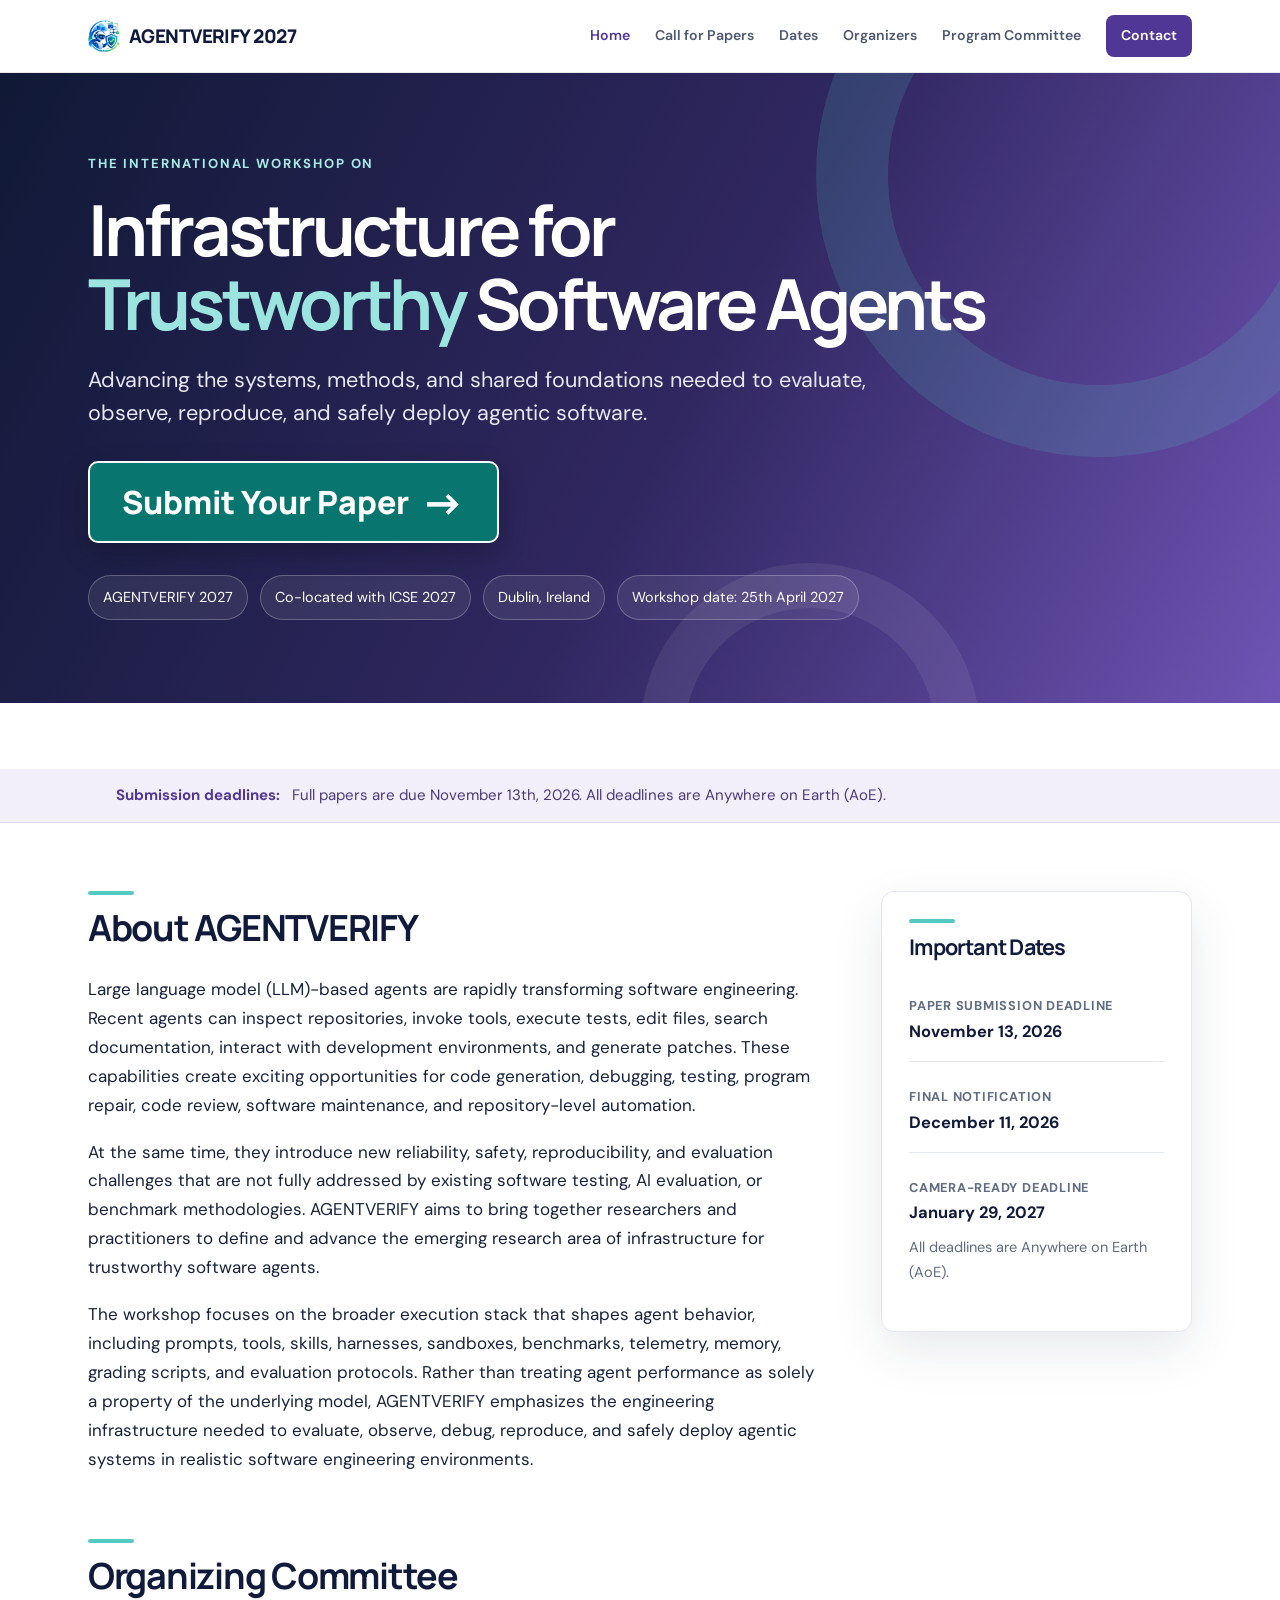
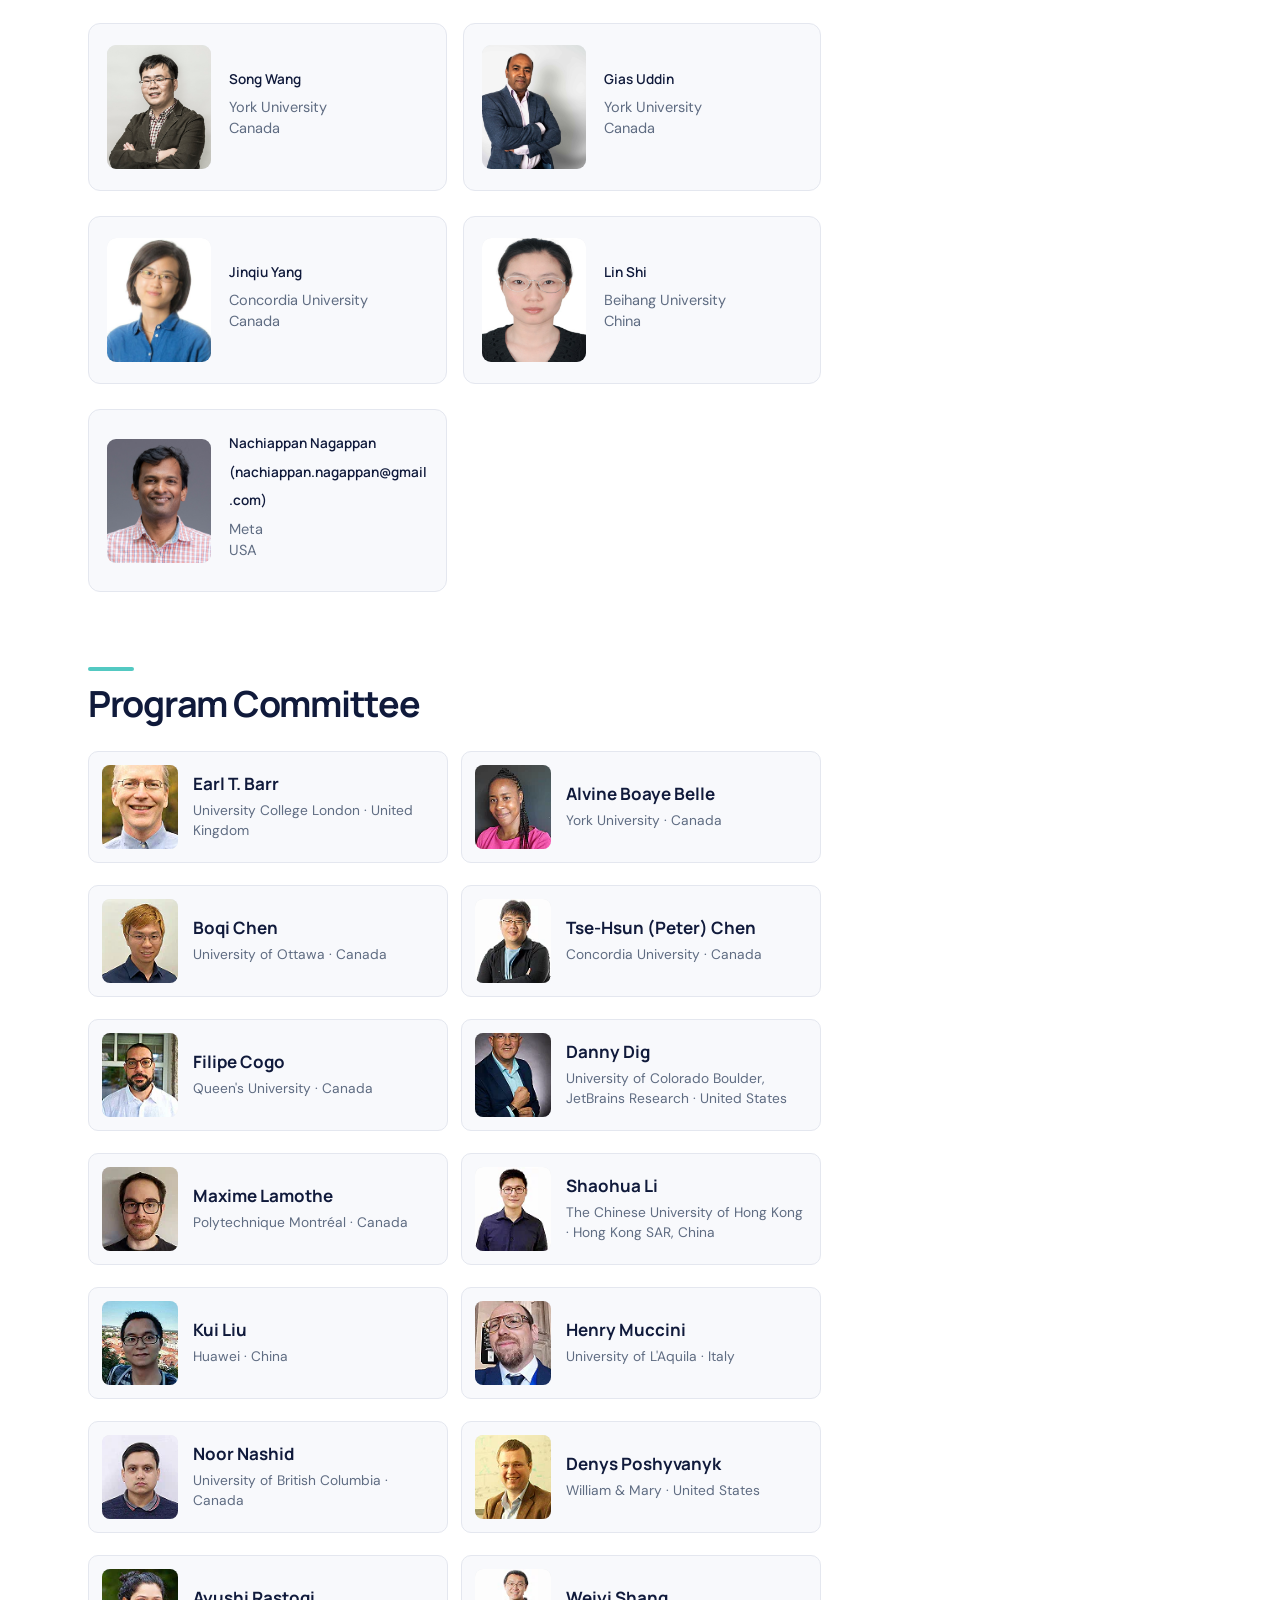
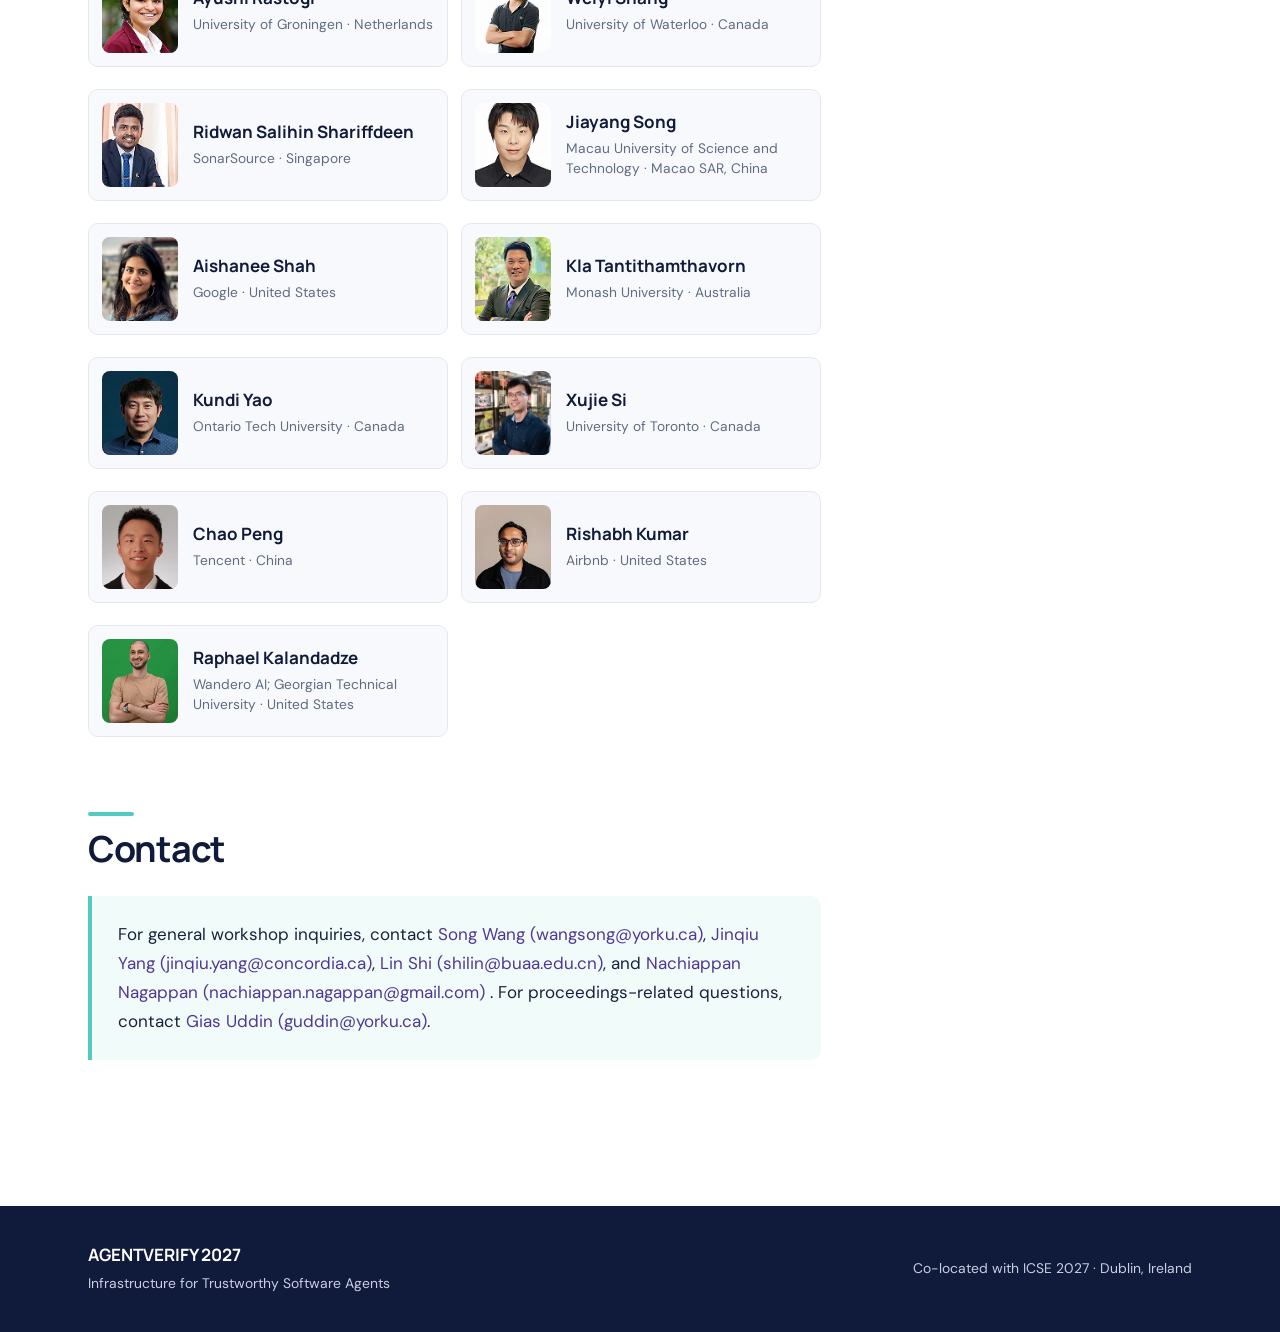
<file: index.html>
<!DOCTYPE html>
<html lang="en">
<head>
  <meta charset="UTF-8" />
  <meta name="viewport" content="width=device-width, initial-scale=1.0" />
  <title>AGENTVERIFY 2027</title>
  <meta name="description" content="AGENTVERIFY 2027: International Workshop on Infrastructure for Trustworthy Software Agents, co-located with ICSE 2027 in Dublin, Ireland." />
  <link rel="stylesheet" href="styles.css" />
  <style>
    .hero-actions {
      display: flex;
      margin: 0 0 32px;
    }
    .hero-actions .submit-button {
      display: inline-flex;
      align-items: center;
      justify-content: center;
      gap: 12px;
      box-sizing: border-box;
      max-width: 100%;
      padding: 20px 32px;
      border: 2px solid #fff;
      border-radius: 10px;
      background: #08756f;
      color: #fff;
      font-family: "Manrope", sans-serif;
      font-size: clamp(1.5rem, 3vw, 2rem);
      font-weight: 800;
      line-height: 1.2;
      text-align: center;
      text-decoration: none;
      box-shadow: 0 10px 28px rgba(0, 0, 0, .24);
    }
    .hero-actions .submit-button:hover,
    .hero-actions .submit-button:focus-visible {
      background: #065c57;
      color: #fff;
    }
  </style>
</head>
<body>
  <header class="topbar">
    <div class="nav-inner">
      <a class="brand" href="index.html"><img class="brand-logo" src="image/logo.png" alt="" /> AGENTVERIFY 2027</a>
      <nav class="site-nav" aria-label="Main navigation">
        <a href="index.html" aria-current="page">Home</a>
        <a href="cfp.html">Call for Papers</a>
        <a href="#dates">Dates</a>
        <a href="#organization">Organizers</a>
        <a href="#pc">Program Committee</a>
        <a class="nav-cta" href="#contact">Contact</a>
      </nav>
    </div>
  </header>

  <main id="home">
    <section class="hero">
      <div class="hero-inner">
        <p class="eyebrow">The International Workshop on</p>
        <h1>Infrastructure for <span>Trustworthy</span> Software Agents</h1>
        <p class="subtitle">Advancing the systems, methods, and shared foundations needed to evaluate, observe, reproduce, and safely deploy agentic software.</p>
        <div class="hero-actions">
          <a class="submit-button" href="https://icse2027-agentverify.hotcrp.com/" target="_blank" rel="noopener noreferrer">Submit Your Paper <span aria-hidden="true">&rarr;</span></a>
        </div>
        <ul class="hero-meta">
          <li>AGENTVERIFY 2027</li>
          <li>Co-located with ICSE 2027</li>
          <li>Dublin, Ireland</li>
          <li>Workshop date: 25th April 2027</li>
        </ul>
      </div>
    </section>

    <div class="announcement"><p><strong>Submission deadlines:</strong> &nbsp; Full papers are due November 13th, 2026. All deadlines are Anywhere on Earth (AoE).</p></div>

    <div class="container content-grid">
      <div>
        <section id="about">
          <h2>About AGENTVERIFY</h2>
          <p>Large language model (LLM)-based agents are rapidly transforming software engineering. Recent agents can inspect repositories, invoke tools, execute tests, edit files, search documentation, interact with development environments, and generate patches. These capabilities create exciting opportunities for code generation, debugging, testing, program repair, code review, software maintenance, and repository-level automation.</p>
          <p>At the same time, they introduce new reliability, safety, reproducibility, and evaluation challenges that are not fully addressed by existing software testing, AI evaluation, or benchmark methodologies. AGENTVERIFY aims to bring together researchers and practitioners to define and advance the emerging research area of infrastructure for trustworthy software agents.</p>
          <p>The workshop focuses on the broader execution stack that shapes agent behavior, including prompts, tools, skills, harnesses, sandboxes, benchmarks, telemetry, memory, grading scripts, and evaluation protocols. Rather than treating agent performance as solely a property of the underlying model, AGENTVERIFY emphasizes the engineering infrastructure needed to evaluate, observe, debug, reproduce, and safely deploy agentic systems in realistic software engineering environments.</p>
        </section>

        <section id="organization">
          <h2>Organizing Committee</h2>
          <ul class="people-grid">
            <li class="person"><img src="image/wang-song.jpg" alt="Song Wang" /><div class="person-details"><strong><a href="https://www.eecs.yorku.ca/~wangsong/">
			Song Wang</a></strong><span>York University<br />Canada</span></div></li>
            <li class="person"><img src="image/Gias.jpg" alt="Gias Uddin" /><div class="person-details"><strong><a href="https://giasuddin.ca/">Gias Uddin</a></strong><span>York University<br />Canada</span></div></li>
            <li class="person"><img src="image/jinqiu-yang.jpg" alt="Jinqiu Yang" /><div class="person-details"><strong><a href="https://jinqiuyang.github.io/">Jinqiu Yang</a></strong><span>Concordia University<br />Canada</span></div></li>
            <li class="person"><img src="image/linshi.png" alt="Lin Shi" /><div class="person-details"><strong><a href="https://linshi-website.github.io/">Lin Shi</a></strong><span>Beihang University<br />China</span></div></li>
            <li class="person"><img src="image/nachi.jpg" alt="Nachiappan Nagappan" /><div class="person-details"><strong><a href="https://nachinagappan.github.io/">Nachiappan Nagappan (nachiappan.nagappan@gmail.com)</a></strong><span>Meta<br />USA</span></div></li>
          </ul>
        </section>

        <section id="pc">
          <h2>Program Committee</h2>
          <ul class="committee-grid">
            <li><img src="image/pc/earlbarr.jpg" alt="Earl T. Barr" /><div><a href="https://conf.researchr.org/profile/icse-2027/earlbarr">Earl T. Barr</a><span>University College London · United Kingdom</span></div></li>
            <li><img src="image/pc/alvineboayebelle.jpg" alt="Alvine Boaye Belle" /><div><a href="https://conf.researchr.org/profile/icse-2027/alvineboayebelle">Alvine Boaye Belle</a><span>York University · Canada</span></div></li>
            <li><img src="image/pc/boqichen.jpg" alt="Boqi Chen" /><div><a href="https://conf.researchr.org/profile/icse-2027/boqichen">Boqi Chen</a><span>University of Ottawa · Canada</span></div></li>
            <li><img src="image/pc/tsehsunpeterchen.jpg" alt="Tse-Hsun (Peter) Chen" /><div><a href="https://conf.researchr.org/profile/icse-2027/tsehsunpeterchen">Tse-Hsun (Peter) Chen</a><span>Concordia University · Canada</span></div></li>
            <li><img src="image/pc/filipercogo.jpg" alt="Filipe Cogo" /><div><a href="https://conf.researchr.org/profile/icse-2027/filipercogo">Filipe Cogo</a><span>Queen's University · Canada</span></div></li>
            <li><img src="image/pc/dannydig.jpg" alt="Danny Dig" /><div><a href="https://conf.researchr.org/profile/icse-2027/dannydig">Danny Dig</a><span>University of Colorado Boulder, JetBrains Research · United States</span></div></li>
            <li><img src="image/pc/maximelamothe.jpg" alt="Maxime Lamothe" /><div><a href="https://conf.researchr.org/profile/icse-2027/maximelamothe">Maxime Lamothe</a><span>Polytechnique Montréal · Canada</span></div></li>
            <li><img src="image/pc/shaohuali.jpg" alt="Shaohua Li" /><div><a href="https://conf.researchr.org/profile/icse-2027/shaohuali">Shaohua Li</a><span>The Chinese University of Hong Kong · Hong Kong SAR, China</span></div></li>
            <li><img src="image/pc/kuiliu.jpg" alt="Kui Liu" /><div><a href="https://conf.researchr.org/profile/icse-2027/kuiliu">Kui Liu</a><span>Huawei · China</span></div></li>
            <li><img src="image/pc/henrymuccini.jpg" alt="Henry Muccini" /><div><a href="https://conf.researchr.org/profile/icse-2027/henrymuccini">Henry Muccini</a><span>University of L'Aquila · Italy</span></div></li>
            <li><img src="image/pc/noornashid.jpg" alt="Noor Nashid" /><div><a href="https://conf.researchr.org/profile/icse-2027/noornashid">Noor Nashid</a><span>University of British Columbia · Canada</span></div></li>
            <li><img src="image/pc/denysposhyvanyk2.jpg" alt="Denys Poshyvanyk" /><div><a href="https://conf.researchr.org/profile/icse-2027/denysposhyvanyk2">Denys Poshyvanyk</a><span>William &amp; Mary · United States</span></div></li>
            <li><img src="image/pc/ayushirastogi.jpg" alt="Ayushi Rastogi" /><div><a href="https://conf.researchr.org/profile/icse-2027/ayushirastogi">Ayushi Rastogi</a><span>University of Groningen · Netherlands</span></div></li>
            <li><img src="image/pc/weiyiianshang.jpg" alt="Weiyi Shang" /><div><a href="https://conf.researchr.org/profile/icse-2027/weiyiianshang">Weiyi Shang</a><span>University of Waterloo · Canada</span></div></li>
            <li><img src="image/pc/ridwansalihinshariffdeen.jpg" alt="Ridwan Salihin Shariffdeen" /><div><a href="https://conf.researchr.org/profile/icse-2027/ridwansalihinshariffdeen">Ridwan Salihin Shariffdeen</a><span>SonarSource · Singapore</span></div></li>
            <li><img src="image/pc/jiayangsong.jpg" alt="Jiayang Song" /><div><a href="https://conf.researchr.org/profile/icse-2027/jiayangsong">Jiayang Song</a><span>Macau University of Science and Technology · Macao SAR, China</span></div></li>
            
			  <li><img src="image/pc/aishanee.png" alt="Aishanee Shah" /><div><a href="https://conf.researchr.org/profile/icse-2027/aishaneeshah">Aishanee Shah</a><span>Google · United States</span></div></li>
			
			<li><img src="image/pc/chakkrittantithamthavorn.jpg" alt="Kla Tantithamthavorn" /><div><a href="https://conf.researchr.org/profile/icse-2027/chakkrittantithamthavorn">Kla Tantithamthavorn</a><span>Monash University · Australia</span></div></li>
            <li><img src="image/pc/kundiyao.jpg" alt="Kundi Yao" /><div><a href="https://conf.researchr.org/profile/icse-2027/kundiyao">Kundi Yao</a><span>Ontario Tech University · Canada</span></div></li>
			  <li><img src="image/pc/xujiesi.jpg" alt="Xujie Si" /><div><a href="https://conf.researchr.org/profile/icse-2027/xujiesi">Xujie Si</a><span>University of Toronto · Canada</span></div></li>
			  
			    <li><img src="image/pc/chaopeng.jpg" alt="Chao Peng" /><div><a href="https://conf.researchr.org/profile/icse-2027/chaopeng">Chao Peng</a><span>Tencent · China</span></div></li>
				  
				      <li><img src="image/pc/rishabh.png" alt="Rishabh Kumar" /><div><a href="https://conf.researchr.org/profile/icse-2027/rishabhkumar">Rishabh Kumar</a><span>Airbnb · United States</span></div></li>
					    <li><img src="image/pc/raphael.png" alt="Rishabh Kumar" /><div><a href="https://conf.researchr.org/profile/icse-2027/raphaelkalandadze">Raphael Kalandadze</a><span>Wandero AI; Georgian Technical University · United States</span></div></li>
          </ul>
        </section>

        <section id="contact">
          <h2>Contact</h2>
          <div class="callout">For general workshop inquiries, contact <a href="mailto:wangsong@yorku.ca">Song Wang (wangsong@yorku.ca)</a>,
		  <a href="mailto:jinqiu.yang@concordia.ca">Jinqiu Yang (jinqiu.yang@concordia.ca)</a>, <a href="mailto:shilin@buaa.edu.cn">Lin Shi (shilin@buaa.edu.cn)</a>, and <a href="mailto:nachiappan.nagappan@gmail.com">Nachiappan Nagappan (nachiappan.nagappan@gmail.com)</a> . For proceedings-related questions, contact <a href="mailto:guddin@yorku.ca">Gias Uddin (guddin@yorku.ca)</a>.</div>
        </section>
      </div>

      <aside class="side-card" id="dates" aria-labelledby="dates-heading">
        <h2 id="dates-heading">Important Dates</h2>
        <ul class="date-list">
         
          <li><span>Paper submission deadline</span><strong>November 13, 2026</strong></li>
         <!-- <li><span>Reviews due</span><strong>December 5, 2026</strong></li> -->
          <!-- <li><span>Review quality check &amp; discussion</span><strong>December 5–8, 2026</strong></li> -->
          <li><span>Final notification</span><strong>December 11, 2026</strong></li>
          <li><span>Camera-ready deadline</span><strong>January 29, 2027</strong></li>
        </ul>
        <p class="note">All deadlines are Anywhere on Earth (AoE).</p>
      </aside>
    </div>
  </main>

  <footer class="footer"><div class="footer-inner"><div><strong>AGENTVERIFY 2027</strong><p>Infrastructure for Trustworthy Software Agents</p></div><p>Co-located with ICSE 2027 · Dublin, Ireland</p></div></footer>
</body>
</html>
</file>
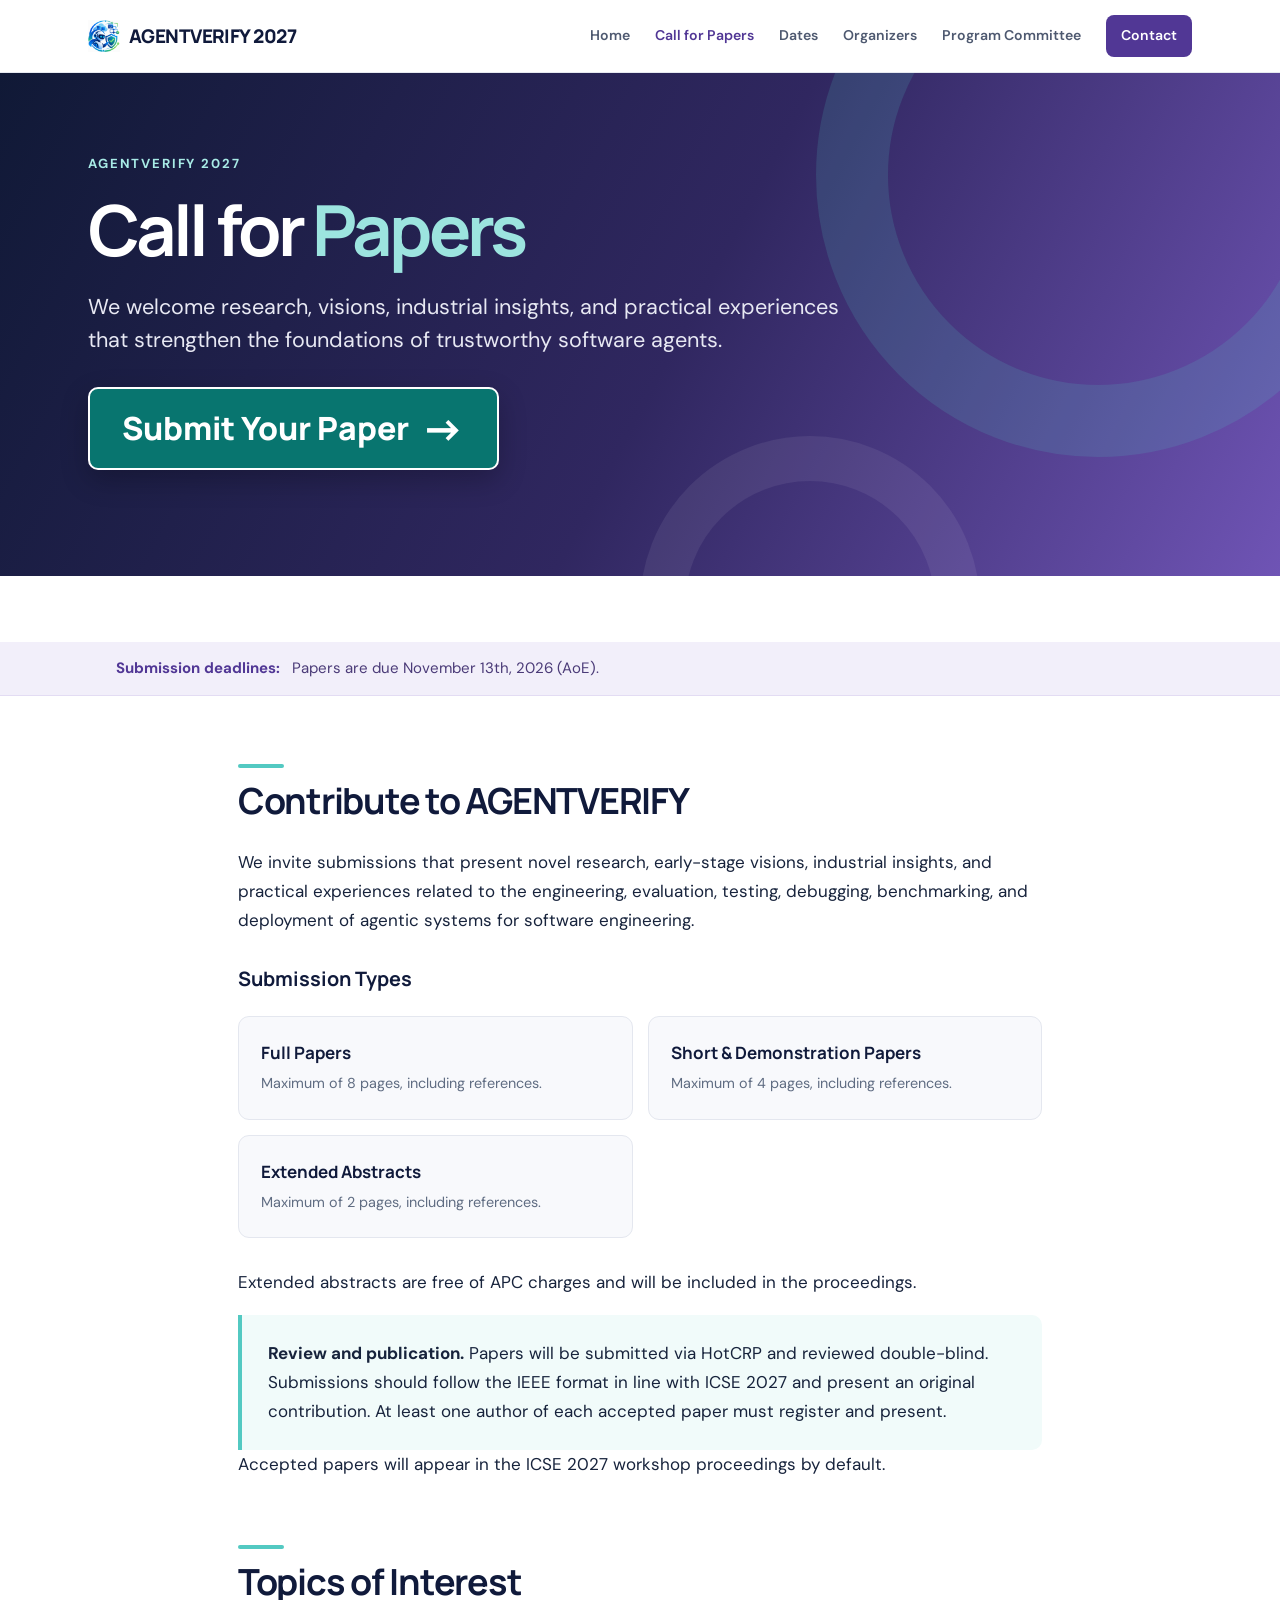
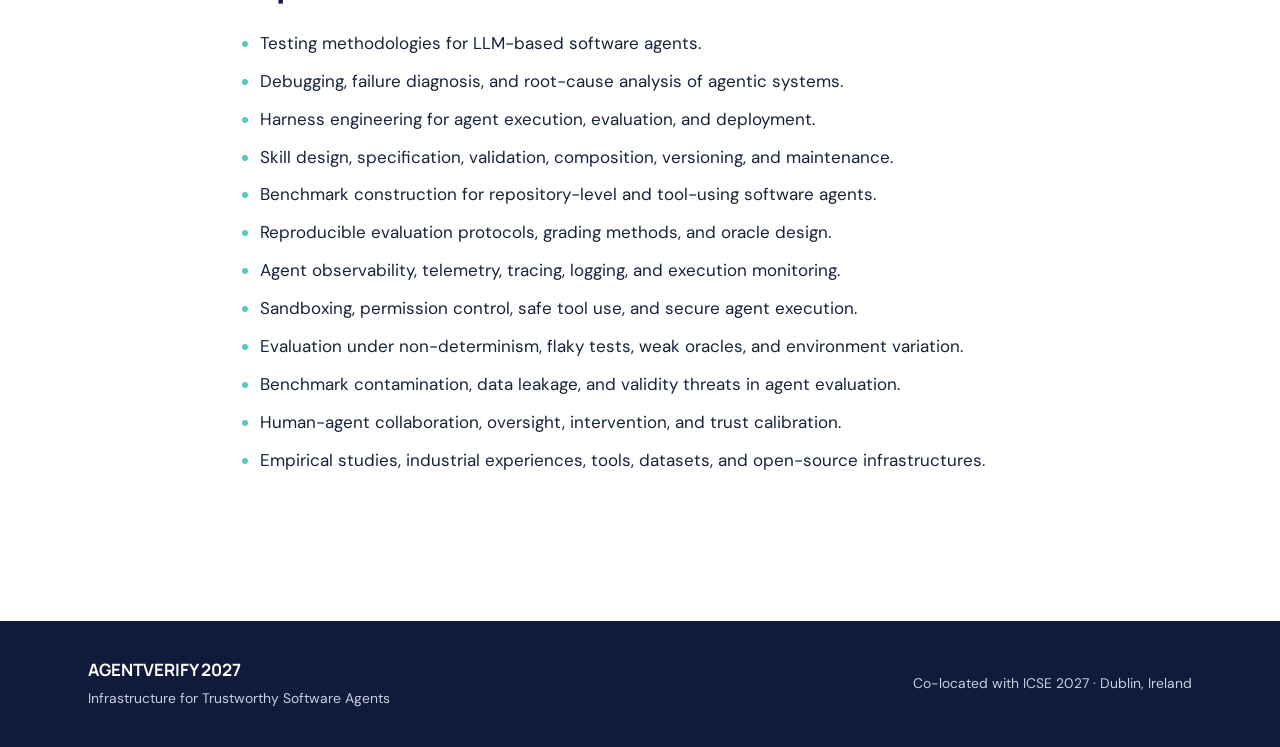
<file: cfp.html>
<!DOCTYPE html>
<html lang="en">
<head>
  <meta charset="UTF-8" />
  <meta name="viewport" content="width=device-width, initial-scale=1.0" />
  <title>Call for Papers | AGENTVERIFY 2027</title>
  <meta name="description" content="Call for Papers for AGENTVERIFY 2027: International Workshop on Infrastructure for Trustworthy Software Agents." />
  <link rel="stylesheet" href="styles.css" />
  <style>
    .hero-actions {
      display: flex;
      margin: 0 0 32px;
    }
    .hero-actions .submit-button {
      display: inline-flex;
      align-items: center;
      justify-content: center;
      gap: 12px;
      box-sizing: border-box;
      max-width: 100%;
      padding: 20px 32px;
      border: 2px solid #fff;
      border-radius: 10px;
      background: #08756f;
      color: #fff;
      font-family: "Manrope", sans-serif;
      font-size: clamp(1.5rem, 3vw, 2rem);
      font-weight: 800;
      line-height: 1.2;
      text-align: center;
      text-decoration: none;
      box-shadow: 0 10px 28px rgba(0, 0, 0, .24);
    }
    .hero-actions .submit-button:hover,
    .hero-actions .submit-button:focus-visible {
      background: #065c57;
      color: #fff;
    }
  </style>
</head>
<body>
  <header class="topbar"><div class="nav-inner"><a class="brand" href="index.html"><img class="brand-logo" src="image/logo.png" alt="" /> AGENTVERIFY 2027</a><nav class="site-nav" aria-label="Main navigation"><a href="index.html">Home</a><a href="cfp.html" aria-current="page">Call for Papers</a><a href="index.html#dates">Dates</a><a href="index.html#organization">Organizers</a><a href="index.html#pc">Program Committee</a><a class="nav-cta" href="index.html#contact">Contact</a></nav></div></header>
  <main>
    <section class="hero"><div class="hero-inner"><p class="eyebrow">AGENTVERIFY 2027</p><h1>Call for <span>Papers</span></h1><p class="subtitle">We welcome research, visions, industrial insights, and practical experiences that strengthen the foundations of trustworthy software agents.</p><div class="hero-actions"><a class="submit-button" href="https://icse2027-agentverify.hotcrp.com/" target="_blank" rel="noopener noreferrer">Submit Your Paper <span aria-hidden="true">&rarr;</span></a></div></div></section>
    <div class="announcement"><p><strong>Submission deadlines:</strong> &nbsp; Papers are due November  13th, 2026 (AoE).</p></div>
    <div class="container cfp-layout">
      <section>
        <h2>Contribute to AGENTVERIFY</h2>
        <p>We invite submissions that present novel research, early-stage visions, industrial insights, and practical experiences related to the engineering, evaluation, testing, debugging, benchmarking, and deployment of agentic systems for software engineering.</p>
        <h3>Submission Types</h3>
        <div class="submission-grid">
          <div class="submission-card"><strong>Full Papers</strong><span>Maximum of 8 pages, including references.</span></div>
          <div class="submission-card"><strong>Short &amp; Demonstration Papers</strong><span>Maximum of 4 pages, including references.</span></div>
          <div class="submission-card"><strong>Extended Abstracts</strong><span>Maximum of 2 pages, including references.</span></div>
        </div>
        <p>Extended abstracts are free of APC charges and will be included in the proceedings.</p>
        <div class="callout"><strong>Review and publication.</strong> Papers will be submitted via HotCRP and reviewed double-blind. Submissions should follow the IEEE format in line with ICSE 2027 and present an original contribution. At least one author of each accepted paper must register and present.</div>
        <p>Accepted papers will appear in the ICSE 2027 workshop proceedings by default. </p>
      </section>
      <section>
        <h2>Topics of Interest</h2>
        <ul class="topic-list">
          <li>Testing methodologies for LLM-based software agents.</li>
          <li>Debugging, failure diagnosis, and root-cause analysis of agentic systems.</li>
          <li>Harness engineering for agent execution, evaluation, and deployment.</li>
          <li>Skill design, specification, validation, composition, versioning, and maintenance.</li>
          <li>Benchmark construction for repository-level and tool-using software agents.</li>
          <li>Reproducible evaluation protocols, grading methods, and oracle design.</li>
          <li>Agent observability, telemetry, tracing, logging, and execution monitoring.</li>
          <li>Sandboxing, permission control, safe tool use, and secure agent execution.</li>
          <li>Evaluation under non-determinism, flaky tests, weak oracles, and environment variation.</li>
          <li>Benchmark contamination, data leakage, and validity threats in agent evaluation.</li>
          <li>Human-agent collaboration, oversight, intervention, and trust calibration.</li>
          <li>Empirical studies, industrial experiences, tools, datasets, and open-source infrastructures.</li>
        </ul>
      </section>
    </div>
  </main>
  <footer class="footer"><div class="footer-inner"><div><strong>AGENTVERIFY 2027</strong><p>Infrastructure for Trustworthy Software Agents</p></div><p>Co-located with ICSE 2027 · Dublin, Ireland</p></div></footer>
</body>
</html>
</file>
<file: styles.css>
@import url("https://fonts.googleapis.com/css2?family=DM+Sans:wght@400;500;600;700&family=Manrope:wght@600;700;800&display=swap");

:root {
  --ink: #17233c;
  --muted: #5f6c82;
  --navy: #101a3b;
  --purple: #6f54b5;
  --purple-dark: #513795;
  --lavender: #f2effa;
  --aqua: #53c9c2;
  --line: #e4e7ef;
  --paper: #ffffff;
  --surface: #f8f9fc;
  --shadow: 0 18px 50px rgba(26, 35, 68, 0.1);
}

* { box-sizing: border-box; }
html { scroll-behavior: smooth; scroll-padding-top: 92px; }
body {
  margin: 0;
  background: var(--paper);
  color: var(--ink);
  font-family: "DM Sans", Arial, sans-serif;
  font-size: 17px;
  line-height: 1.7;
}
a { color: var(--purple-dark); text-decoration: none; }
a:hover, a:focus-visible { color: var(--purple); text-decoration: underline; }
a:focus-visible { outline: 3px solid rgba(83, 201, 194, .45); outline-offset: 4px; }

.topbar {
  position: sticky;
  top: 0;
  z-index: 10;
  background: rgba(255,255,255,.95);
  border-bottom: 1px solid rgba(228,231,239,.9);
  backdrop-filter: blur(14px);
}
.nav-inner {
  max-width: 1160px;
  min-height: 72px;
  margin: 0 auto;
  padding: 0 28px;
  display: flex;
  align-items: center;
  justify-content: space-between;
  gap: 28px;
}
.brand {
  display: inline-flex;
  align-items: center;
  gap: 9px;
  font-family: "Manrope", sans-serif;
  font-weight: 800;
  font-size: 1.18rem;
  letter-spacing: -.03em;
  color: var(--navy);
  white-space: nowrap;
}
.brand:hover { text-decoration: none; color: var(--purple-dark); }
.brand-logo { width: 32px; height: 32px; object-fit: contain; flex: 0 0 auto; }
.site-nav { display: flex; align-items: center; gap: 25px; font-size: .88rem; font-weight: 600; }
.site-nav a { color: #4e5970; }
.site-nav a:hover, .site-nav a[aria-current="page"] { color: var(--purple-dark); text-decoration: none; }
.nav-cta { padding: 9px 15px; border-radius: 8px; color: white !important; background: var(--purple-dark); }
.nav-cta:hover { background: var(--purple); }

.hero {
  position: relative;
  overflow: hidden;
  color: white;
  background: linear-gradient(118deg, #101936 0%, #302760 53%, #6f54b5 100%);
}
.hero::before, .hero::after { content: ""; position: absolute; border-radius: 50%; pointer-events: none; }
.hero::before { width: 420px; height: 420px; right: -100px; top: -180px; border: 72px solid rgba(83,201,194,.16); }
.hero::after { width: 250px; height: 250px; left: 50%; bottom: -200px; border: 45px solid rgba(255,255,255,.07); }
.hero-inner { position: relative; max-width: 1160px; margin: 0 auto; padding: 80px 28px 74px; }
.eyebrow { margin: 0 0 18px; color: #a8ebe6; font-size: .82rem; font-weight: 700; letter-spacing: .14em; text-transform: uppercase; }
.hero h1 { max-width: 900px; margin: 0; font-family: "Manrope", sans-serif; font-size: clamp(2.45rem, 5.5vw, 4.65rem); line-height: 1.04; letter-spacing: -.055em; }
.hero h1 span { color: #9ce4df; }
.subtitle { max-width: 790px; margin: 24px 0 30px; font-size: clamp(1.08rem, 2vw, 1.35rem); line-height: 1.55; color: #e7e8f3; }
.hero-actions { margin: 0 0 28px; }
.submit-button {
  display: inline-flex;
  align-items: center;
  gap: 12px;
  padding: 14px 22px;
  border: 2px solid #fff;
  border-radius: 10px;
  background: var(--aqua);
  box-shadow: 0 10px 28px rgba(0, 0, 0, .24);
  color: var(--navy);
  font-family: "Manrope", sans-serif;
  font-size: 1.08rem;
  font-weight: 800;
  line-height: 1.2;
}
.submit-button:hover, .submit-button:focus-visible {
  background: #8be2dc;
  color: var(--navy);
  text-decoration: none;
  transform: translateY(-2px);
}
.submit-button span { font-size: 1.35em; line-height: .8; }
.hero-meta { display: flex; flex-wrap: wrap; gap: 12px; margin: 0; padding: 0; list-style: none; }
.hero-meta li { padding: 9px 14px; border: 1px solid rgba(255,255,255,.24); border-radius: 999px; background: rgba(255,255,255,.08); color: #fff; font-size: .9rem; }

.announcement { background: var(--lavender); border-bottom: 1px solid #e3dcf3; }
.announcement p { max-width: 1104px; margin: 0 auto; padding: 14px 28px; color: #4b3b78; font-size: .94rem; }
.announcement strong { color: var(--purple-dark); }

.container { max-width: 1160px; margin: 0 auto; padding: 68px 28px 80px; }
.content-grid { display: grid; grid-template-columns: minmax(0, 1.65fr) minmax(270px, .7fr); gap: 60px; align-items: start; }
section { margin-bottom: 66px; }
h2, h3 { font-family: "Manrope", sans-serif; color: var(--navy); line-height: 1.25; }
h2 { position: relative; margin: 0 0 25px; padding-top: 14px; font-size: clamp(1.75rem, 3vw, 2.25rem); letter-spacing: -.035em; }
h2::before { content: ""; position: absolute; top: 0; left: 0; width: 46px; height: 4px; border-radius: 4px; background: var(--aqua); }
h3 { margin: 32px 0 13px; font-size: 1.24rem; }
p { margin: 0 0 18px; }
ul { margin: 0 0 18px; padding-left: 22px; }
li { margin-bottom: 9px; }

.side-card, .info-card { padding: 27px; border: 1px solid var(--line); border-radius: 13px; background: var(--paper); box-shadow: var(--shadow); }
.side-card { position: sticky; top: 100px; }
.side-card h2 { font-size: 1.35rem; margin-bottom: 20px; }
.date-list { margin: 0; padding: 0; list-style: none; }
.date-list li { padding: 15px 0; border-bottom: 1px solid var(--line); }
.date-list li:last-child { border-bottom: 0; padding-bottom: 0; }
.date-list span { display: block; color: var(--muted); font-size: .8rem; font-weight: 700; letter-spacing: .06em; text-transform: uppercase; }
.date-list strong { color: var(--navy); font-size: 1.03rem; }
.note { color: var(--muted); font-size: .91rem; }

.people-grid { display: grid; grid-template-columns: repeat(2, minmax(0, 1fr)); gap: 16px; margin: 0; padding: 0; list-style: none; }
.person { min-height: 168px; padding: 18px; border: 1px solid var(--line); border-radius: 12px; background: var(--surface); display: flex; align-items: center; gap: 18px; }
.person img { width: 104px; height: 124px; flex: 0 0 104px; border-radius: 9px; object-fit: cover; object-position: center top; background: #e9ebf1; }
.person-details { min-width: 0; }
.person strong { display: block; color: var(--navy); font-family: "Manrope", sans-serif; font-size: 1.05rem; }
.person strong a { color: var(--navy); }
.person strong a:hover, .person strong a:focus-visible { color: var(--purple-dark); }
.person span { display: block; margin: 5px 0 12px; color: var(--muted); font-size: .91rem; line-height: 1.45; }
.person a { font-size: .85rem; font-weight: 600; overflow-wrap: anywhere; }
.committee-grid { display: grid; grid-template-columns: repeat(2, minmax(0, 1fr)); gap: 13px; margin: 0; padding: 0; list-style: none; }
.committee-grid li { min-height: 110px; padding: 13px; border: 1px solid var(--line); border-radius: 10px; background: var(--surface); display: flex; align-items: center; gap: 15px; }
.committee-grid img { width: 76px; height: 84px; flex: 0 0 76px; border-radius: 8px; object-fit: cover; object-position: center top; background: #e9ebf1; }
.committee-grid li > div { min-width: 0; }
.committee-grid a { display: block; color: var(--navy); font-family: "Manrope", sans-serif; font-weight: 700; line-height: 1.35; }
.committee-grid a:hover, .committee-grid a:focus-visible { color: var(--purple-dark); }
.committee-grid span { display: block; margin-top: 5px; color: var(--muted); font-size: .86rem; line-height: 1.45; }
.callout { padding: 24px 26px; border-left: 4px solid var(--aqua); border-radius: 0 10px 10px 0; background: #f1fbfa; }

.cfp-layout { max-width: 860px; }
.topic-list li::marker { color: var(--aqua); }
.submission-grid { display: grid; grid-template-columns: repeat(2, minmax(0,1fr)); gap: 15px; margin: 24px 0 30px; }
.submission-card { padding: 22px; border: 1px solid var(--line); border-radius: 11px; background: var(--surface); }
.submission-card strong { display: block; color: var(--navy); font-family: "Manrope", sans-serif; }
.submission-card span { color: var(--muted); font-size: .9rem; }

.footer { color: #c9cfdf; background: var(--navy); }
.footer-inner { max-width: 1160px; margin: 0 auto; padding: 35px 28px; display: flex; justify-content: space-between; gap: 28px; align-items: center; }
.footer strong { display: block; color: white; font-family: "Manrope", sans-serif; }
.footer p { margin: 2px 0; font-size: .87rem; }
.footer a { color: #a8ebe6; }

@media (max-width: 860px) {
  .nav-inner { min-height: auto; padding-top: 16px; padding-bottom: 16px; align-items: flex-start; flex-direction: column; gap: 12px; }
  .site-nav { width: 100%; gap: 10px 18px; overflow-x: auto; padding-bottom: 2px; }
  .nav-cta { padding: 4px 0; color: var(--purple-dark) !important; background: none; }
  .hero-inner { padding-top: 62px; }
  .content-grid { grid-template-columns: 1fr; gap: 0; }
  .side-card { position: static; margin-bottom: 60px; }
}
@media (max-width: 600px) {
  body { font-size: 16px; }
  .site-nav { font-size: .82rem; }
  .hero-inner { padding: 52px 20px 50px; }
  .hero h1 { font-size: 2.55rem; }
  .submit-button { width: 100%; justify-content: center; }
  .container { padding: 52px 20px 64px; }
  .announcement p { padding-left: 20px; padding-right: 20px; }
  .people-grid, .submission-grid, .committee-grid { grid-template-columns: 1fr; }
  .person img { width: 96px; height: 114px; flex-basis: 96px; }
  .footer-inner { align-items: flex-start; flex-direction: column; }
}
</file>
